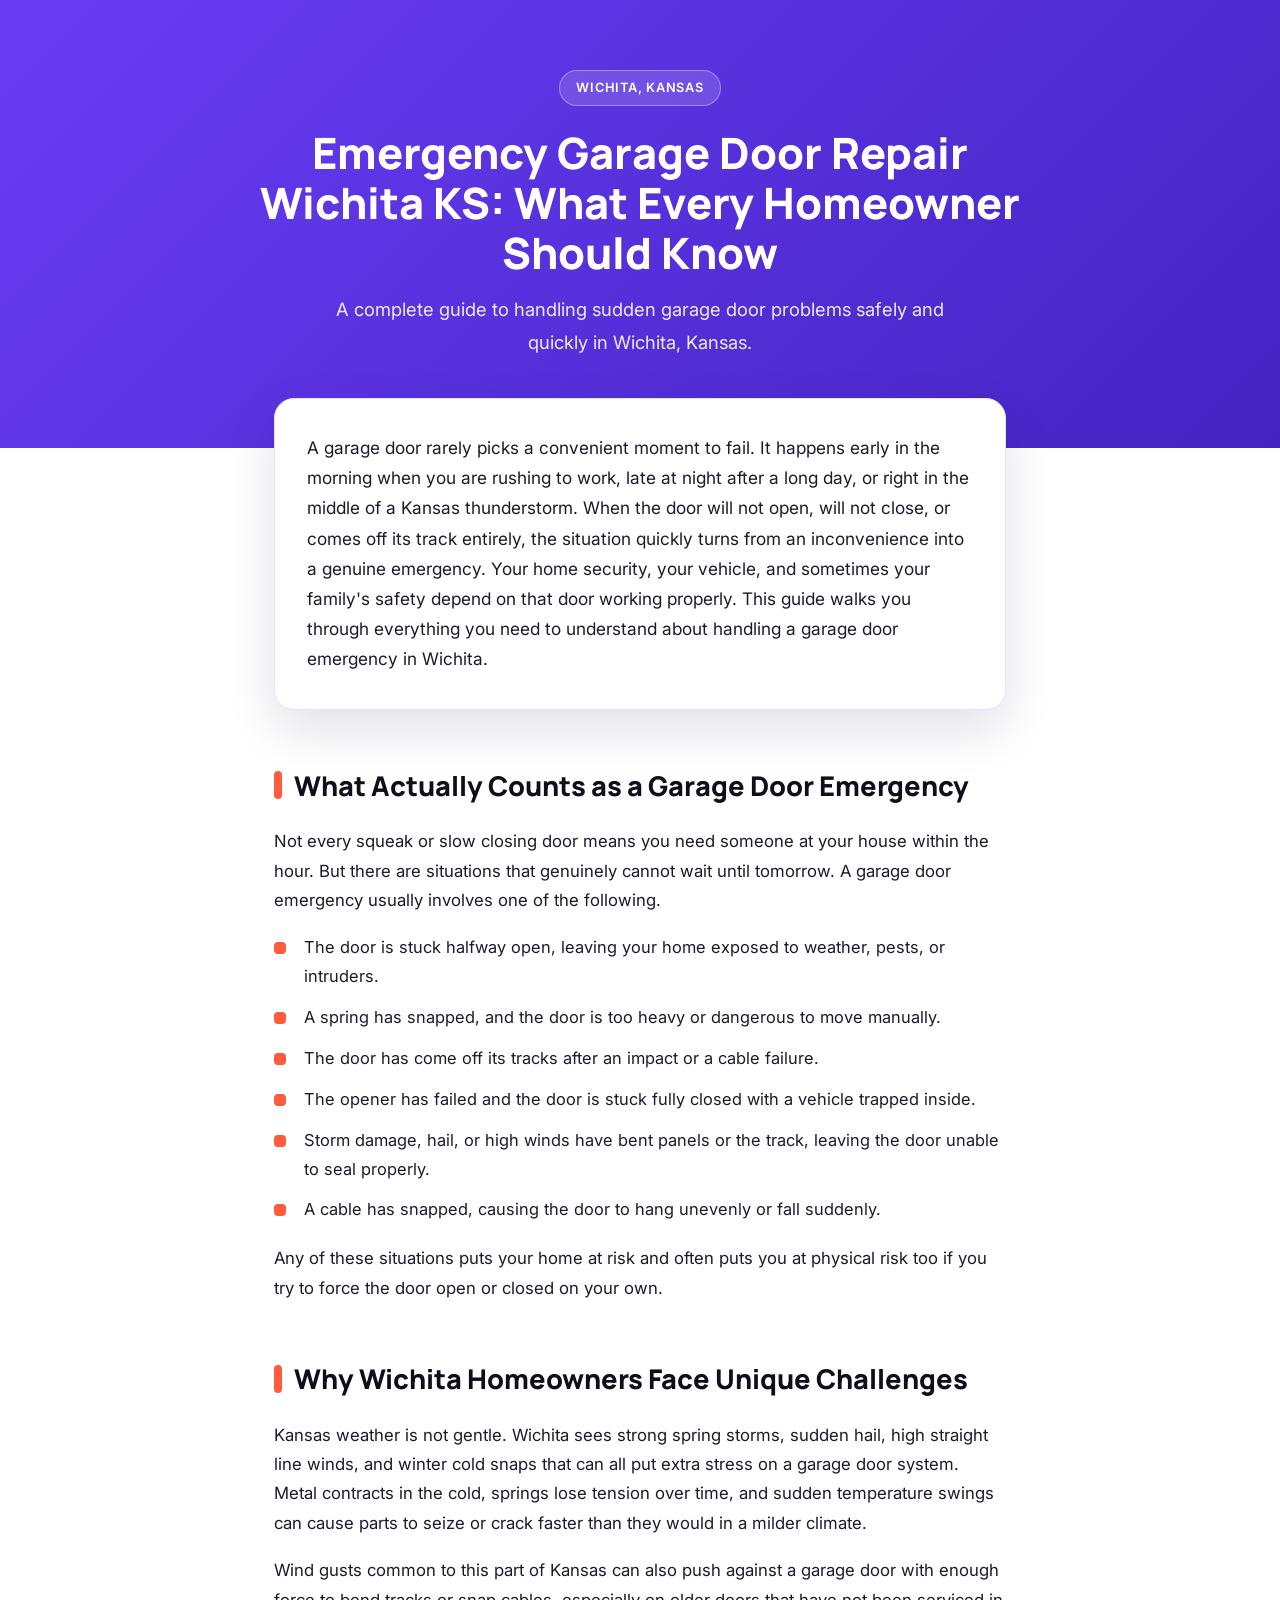
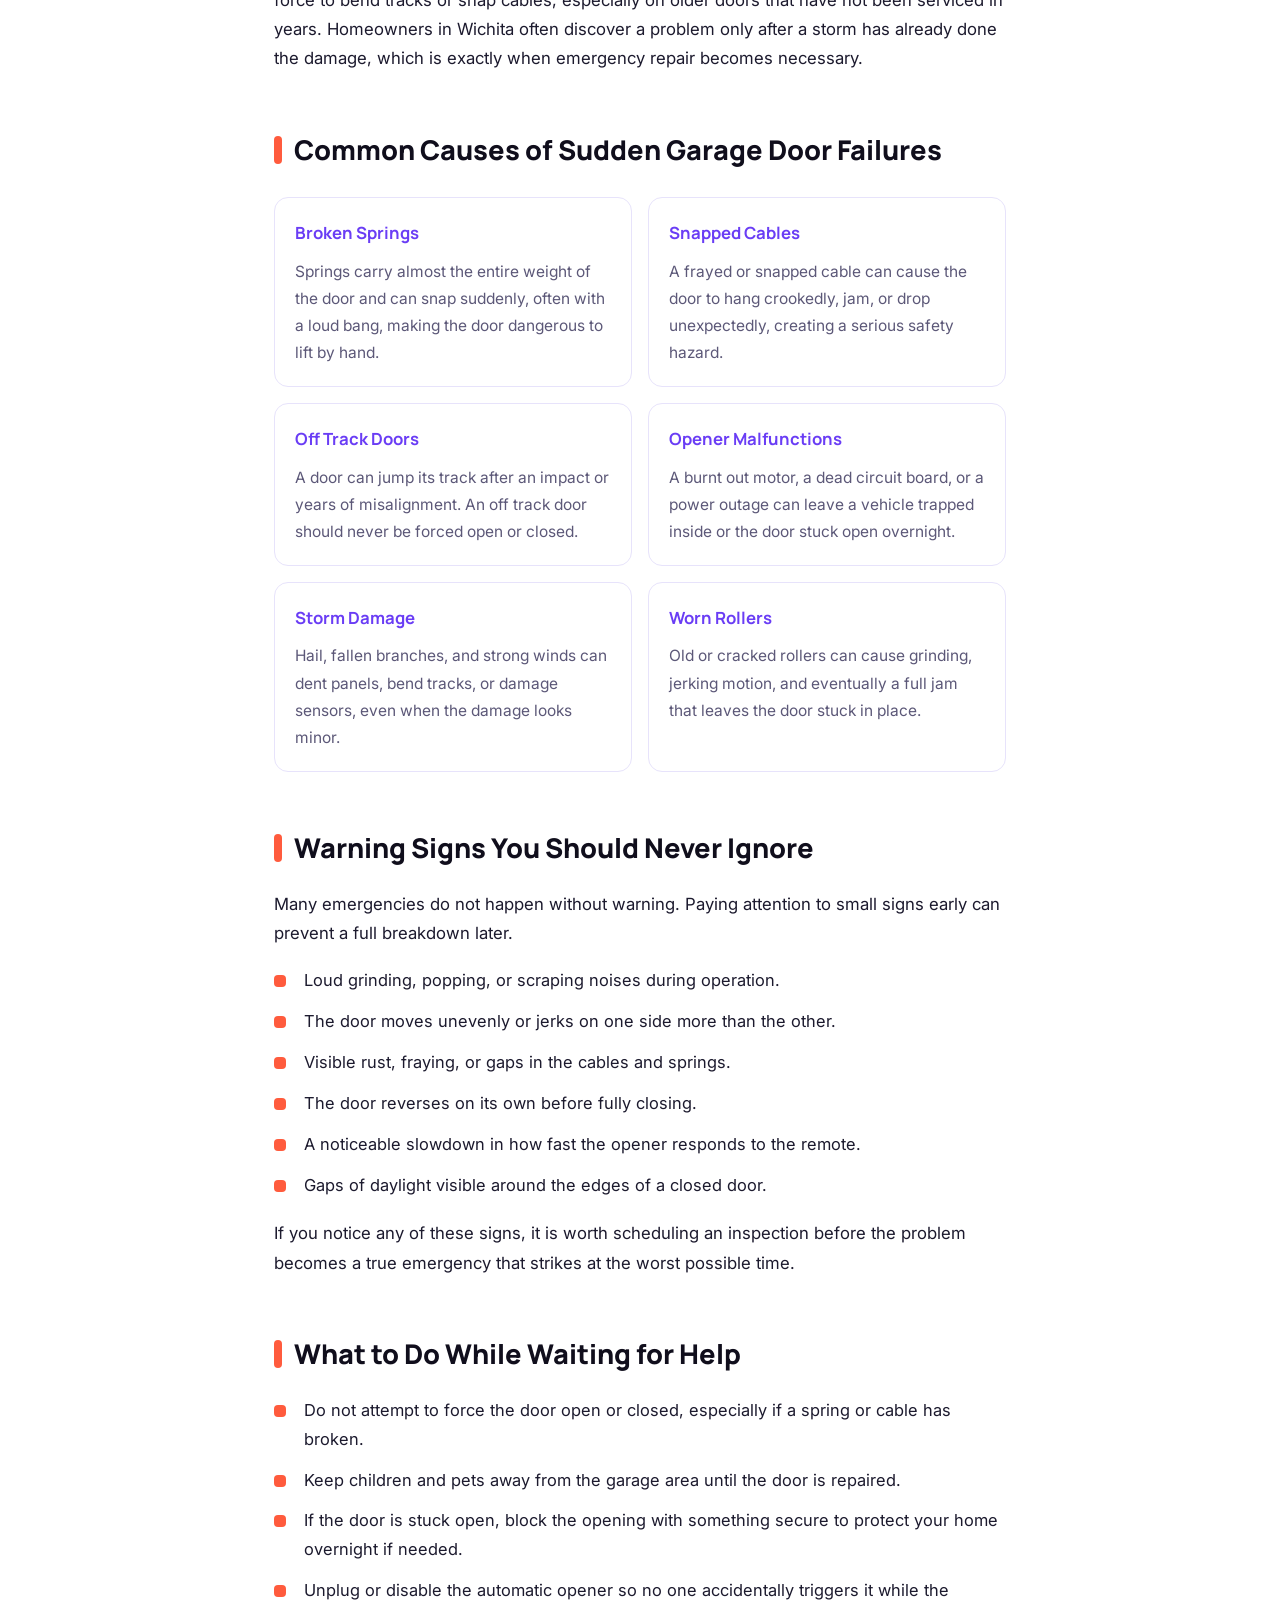
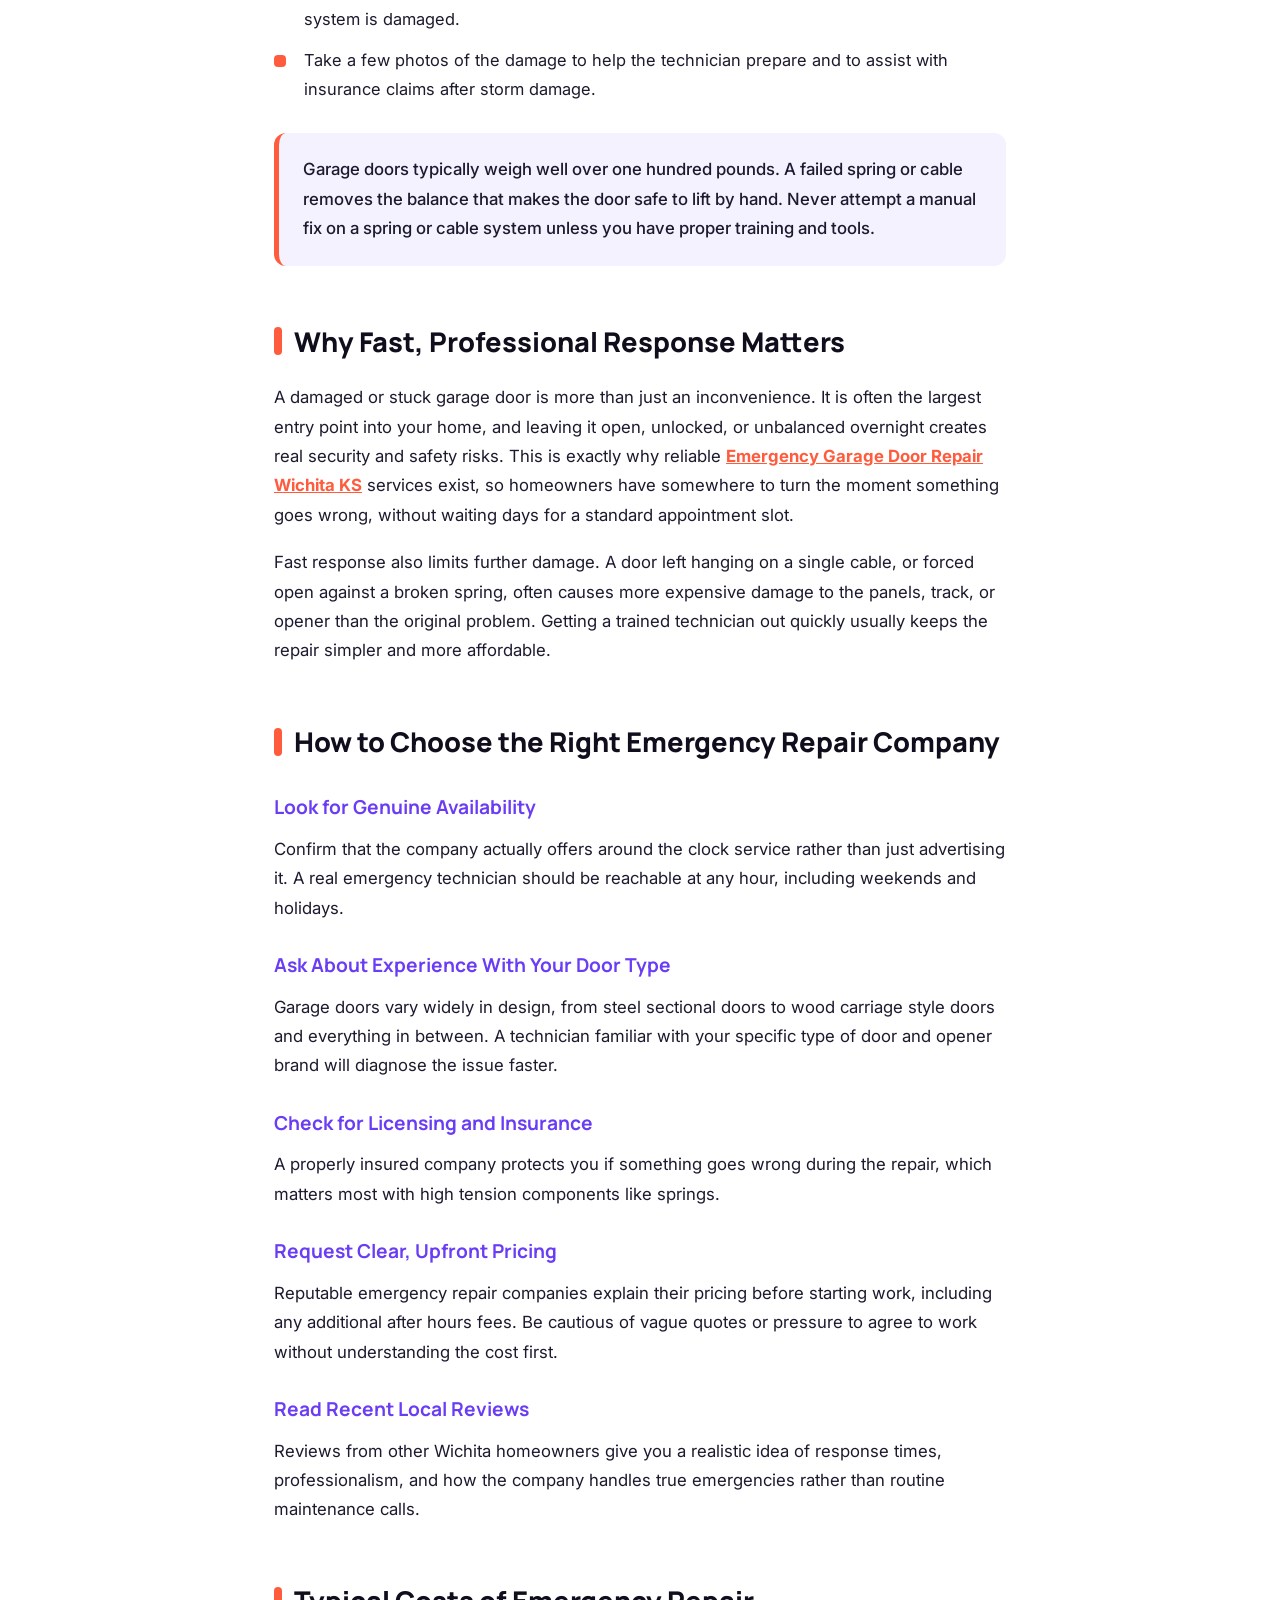
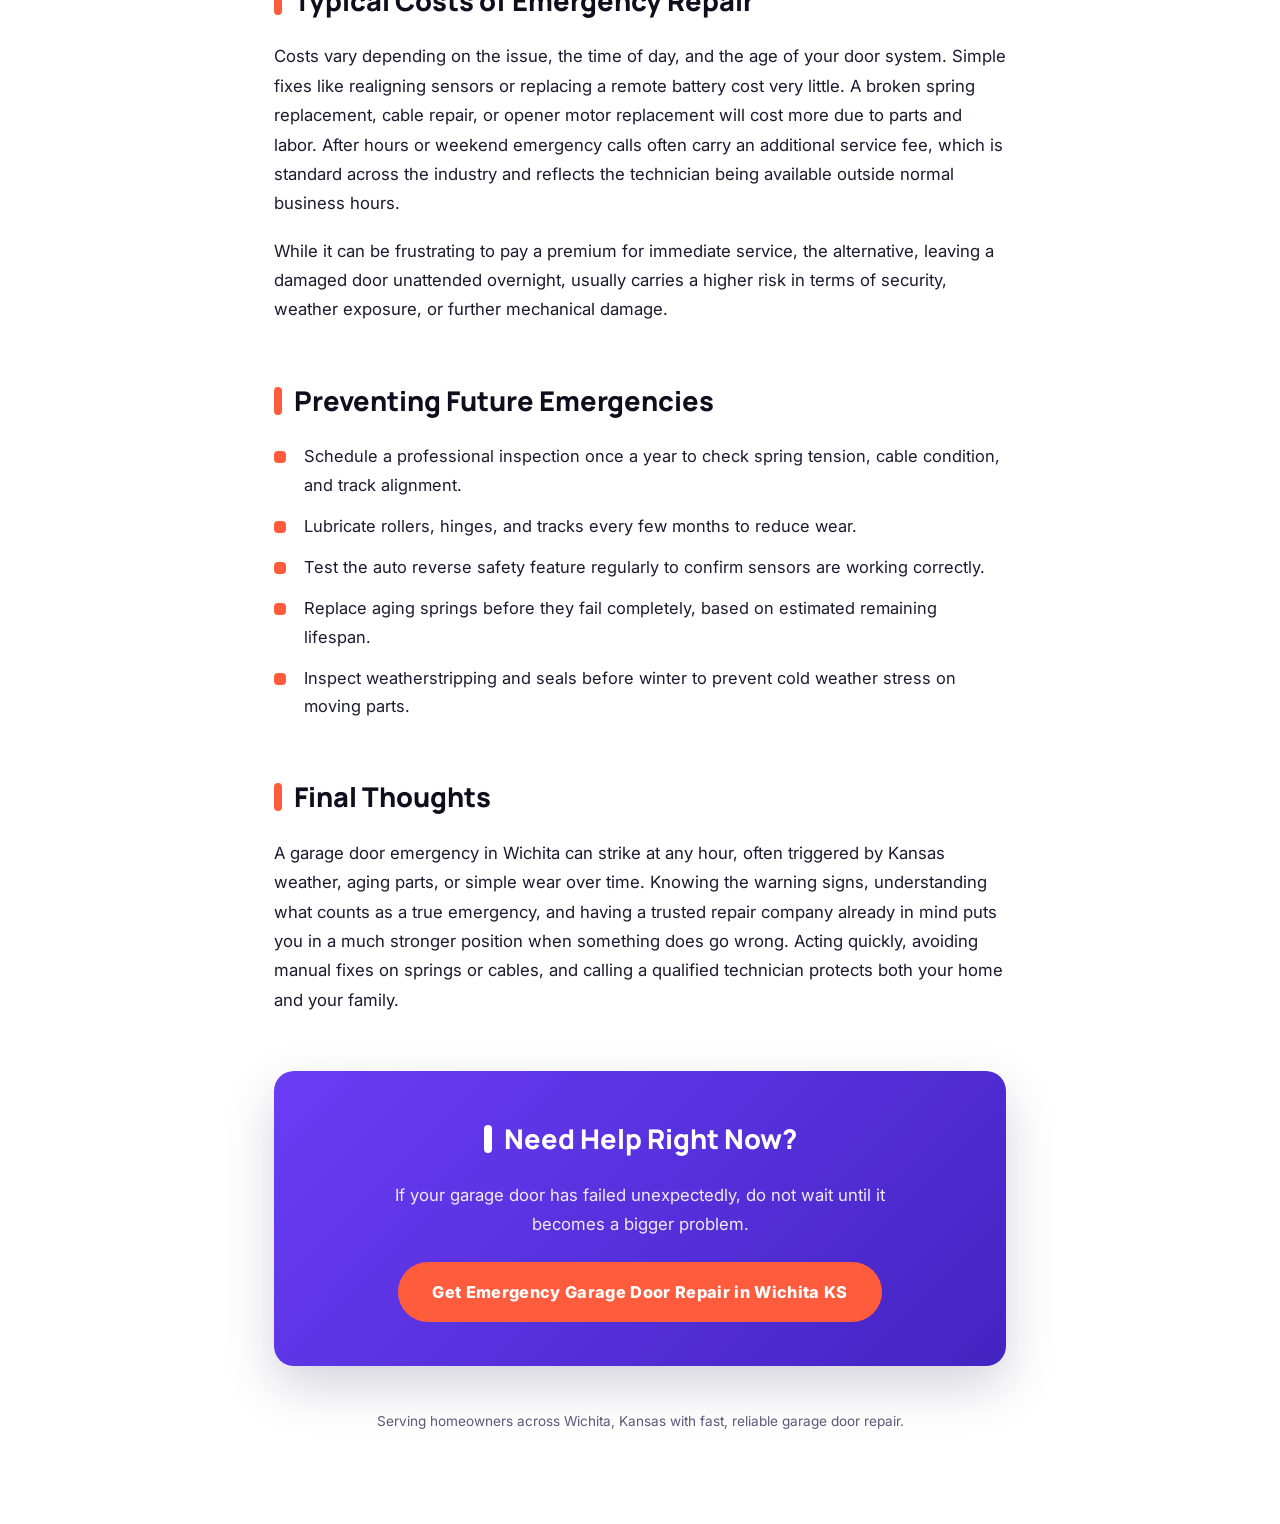
<file: index.html>
<!DOCTYPE html>
<html lang="en">
<head>
<meta charset="UTF-8">
<meta name="viewport" content="width=device-width, initial-scale=1, viewport-fit=cover">
<title>Emergency Garage Door Repair Wichita KS</title>
<link rel="preconnect" href="https://fonts.googleapis.com">
<link rel="preconnect" href="https://fonts.gstatic.com" crossorigin>
<link href="https://fonts.googleapis.com/css2?family=Manrope:wght@400;500;700;800&family=Inter:wght@400;500;600&display=swap" rel="stylesheet">
<link rel="stylesheet" href="style.css">
</head>
<body>

  <div class="hero">
    <span class="tag">Wichita, Kansas</span>
    <h1>Emergency Garage Door Repair Wichita KS: What Every Homeowner Should Know</h1>
    <p>A complete guide to handling sudden garage door problems safely and quickly in Wichita, Kansas.</p>
  </div>

  <div class="wrap">

    <div class="intro-card">
      <p>A garage door rarely picks a convenient moment to fail. It happens early in the morning when you are rushing to work, late at night after a long day, or right in the middle of a Kansas thunderstorm. When the door will not open, will not close, or comes off its track entirely, the situation quickly turns from an inconvenience into a genuine emergency. Your home security, your vehicle, and sometimes your family's safety depend on that door working properly. This guide walks you through everything you need to understand about handling a garage door emergency in Wichita.</p>
    </div>

    <h2>What Actually Counts as a Garage Door Emergency</h2>
    <p>Not every squeak or slow closing door means you need someone at your house within the hour. But there are situations that genuinely cannot wait until tomorrow. A garage door emergency usually involves one of the following.</p>
    <ul>
      <li>The door is stuck halfway open, leaving your home exposed to weather, pests, or intruders.</li>
      <li>A spring has snapped, and the door is too heavy or dangerous to move manually.</li>
      <li>The door has come off its tracks after an impact or a cable failure.</li>
      <li>The opener has failed and the door is stuck fully closed with a vehicle trapped inside.</li>
      <li>Storm damage, hail, or high winds have bent panels or the track, leaving the door unable to seal properly.</li>
      <li>A cable has snapped, causing the door to hang unevenly or fall suddenly.</li>
    </ul>
    <p>Any of these situations puts your home at risk and often puts you at physical risk too if you try to force the door open or closed on your own.</p>

    <h2>Why Wichita Homeowners Face Unique Challenges</h2>
    <p>Kansas weather is not gentle. Wichita sees strong spring storms, sudden hail, high straight line winds, and winter cold snaps that can all put extra stress on a garage door system. Metal contracts in the cold, springs lose tension over time, and sudden temperature swings can cause parts to seize or crack faster than they would in a milder climate.</p>
    <p>Wind gusts common to this part of Kansas can also push against a garage door with enough force to bend tracks or snap cables, especially on older doors that have not been serviced in years. Homeowners in Wichita often discover a problem only after a storm has already done the damage, which is exactly when emergency repair becomes necessary.</p>

    <h2>Common Causes of Sudden Garage Door Failures</h2>

    <div class="grid">
      <div class="grid-card">
        <h3>Broken Springs</h3>
        <p>Springs carry almost the entire weight of the door and can snap suddenly, often with a loud bang, making the door dangerous to lift by hand.</p>
      </div>
      <div class="grid-card">
        <h3>Snapped Cables</h3>
        <p>A frayed or snapped cable can cause the door to hang crookedly, jam, or drop unexpectedly, creating a serious safety hazard.</p>
      </div>
      <div class="grid-card">
        <h3>Off Track Doors</h3>
        <p>A door can jump its track after an impact or years of misalignment. An off track door should never be forced open or closed.</p>
      </div>
      <div class="grid-card">
        <h3>Opener Malfunctions</h3>
        <p>A burnt out motor, a dead circuit board, or a power outage can leave a vehicle trapped inside or the door stuck open overnight.</p>
      </div>
      <div class="grid-card">
        <h3>Storm Damage</h3>
        <p>Hail, fallen branches, and strong winds can dent panels, bend tracks, or damage sensors, even when the damage looks minor.</p>
      </div>
      <div class="grid-card">
        <h3>Worn Rollers</h3>
        <p>Old or cracked rollers can cause grinding, jerking motion, and eventually a full jam that leaves the door stuck in place.</p>
      </div>
    </div>

    <h2>Warning Signs You Should Never Ignore</h2>
    <p>Many emergencies do not happen without warning. Paying attention to small signs early can prevent a full breakdown later.</p>
    <ul>
      <li>Loud grinding, popping, or scraping noises during operation.</li>
      <li>The door moves unevenly or jerks on one side more than the other.</li>
      <li>Visible rust, fraying, or gaps in the cables and springs.</li>
      <li>The door reverses on its own before fully closing.</li>
      <li>A noticeable slowdown in how fast the opener responds to the remote.</li>
      <li>Gaps of daylight visible around the edges of a closed door.</li>
    </ul>
    <p>If you notice any of these signs, it is worth scheduling an inspection before the problem becomes a true emergency that strikes at the worst possible time.</p>

    <h2>What to Do While Waiting for Help</h2>
    <ul>
      <li>Do not attempt to force the door open or closed, especially if a spring or cable has broken.</li>
      <li>Keep children and pets away from the garage area until the door is repaired.</li>
      <li>If the door is stuck open, block the opening with something secure to protect your home overnight if needed.</li>
      <li>Unplug or disable the automatic opener so no one accidentally triggers it while the system is damaged.</li>
      <li>Take a few photos of the damage to help the technician prepare and to assist with insurance claims after storm damage.</li>
    </ul>

    <div class="callout">
      <p>Garage doors typically weigh well over one hundred pounds. A failed spring or cable removes the balance that makes the door safe to lift by hand. Never attempt a manual fix on a spring or cable system unless you have proper training and tools.</p>
    </div>

    <h2>Why Fast, Professional Response Matters</h2>
    <p>A damaged or stuck garage door is more than just an inconvenience. It is often the largest entry point into your home, and leaving it open, unlocked, or unbalanced overnight creates real security and safety risks. This is exactly why reliable <a href="https://wichitagaragedoorexperts.com/">Emergency Garage Door Repair Wichita KS</a> services exist, so homeowners have somewhere to turn the moment something goes wrong, without waiting days for a standard appointment slot.</p>
    <p>Fast response also limits further damage. A door left hanging on a single cable, or forced open against a broken spring, often causes more expensive damage to the panels, track, or opener than the original problem. Getting a trained technician out quickly usually keeps the repair simpler and more affordable.</p>

    <h2>How to Choose the Right Emergency Repair Company</h2>

    <h3>Look for Genuine Availability</h3>
    <p>Confirm that the company actually offers around the clock service rather than just advertising it. A real emergency technician should be reachable at any hour, including weekends and holidays.</p>

    <h3>Ask About Experience With Your Door Type</h3>
    <p>Garage doors vary widely in design, from steel sectional doors to wood carriage style doors and everything in between. A technician familiar with your specific type of door and opener brand will diagnose the issue faster.</p>

    <h3>Check for Licensing and Insurance</h3>
    <p>A properly insured company protects you if something goes wrong during the repair, which matters most with high tension components like springs.</p>

    <h3>Request Clear, Upfront Pricing</h3>
    <p>Reputable emergency repair companies explain their pricing before starting work, including any additional after hours fees. Be cautious of vague quotes or pressure to agree to work without understanding the cost first.</p>

    <h3>Read Recent Local Reviews</h3>
    <p>Reviews from other Wichita homeowners give you a realistic idea of response times, professionalism, and how the company handles true emergencies rather than routine maintenance calls.</p>

    <h2>Typical Costs of Emergency Repair</h2>
    <p>Costs vary depending on the issue, the time of day, and the age of your door system. Simple fixes like realigning sensors or replacing a remote battery cost very little. A broken spring replacement, cable repair, or opener motor replacement will cost more due to parts and labor. After hours or weekend emergency calls often carry an additional service fee, which is standard across the industry and reflects the technician being available outside normal business hours.</p>
    <p>While it can be frustrating to pay a premium for immediate service, the alternative, leaving a damaged door unattended overnight, usually carries a higher risk in terms of security, weather exposure, or further mechanical damage.</p>

    <h2>Preventing Future Emergencies</h2>
    <ul>
      <li>Schedule a professional inspection once a year to check spring tension, cable condition, and track alignment.</li>
      <li>Lubricate rollers, hinges, and tracks every few months to reduce wear.</li>
      <li>Test the auto reverse safety feature regularly to confirm sensors are working correctly.</li>
      <li>Replace aging springs before they fail completely, based on estimated remaining lifespan.</li>
      <li>Inspect weatherstripping and seals before winter to prevent cold weather stress on moving parts.</li>
    </ul>

    <h2>Final Thoughts</h2>
    <p>A garage door emergency in Wichita can strike at any hour, often triggered by Kansas weather, aging parts, or simple wear over time. Knowing the warning signs, understanding what counts as a true emergency, and having a trusted repair company already in mind puts you in a much stronger position when something does go wrong. Acting quickly, avoiding manual fixes on springs or cables, and calling a qualified technician protects both your home and your family.</p>

    <div class="cta">
      <h2>Need Help Right Now?</h2>
      <p>If your garage door has failed unexpectedly, do not wait until it becomes a bigger problem.</p>
      <a class="button" href="https://wichitagaragedoorexperts.com/">Get Emergency Garage Door Repair in Wichita KS</a>
    </div>

    <footer>
      Serving homeowners across Wichita, Kansas with fast, reliable garage door repair.
    </footer>

  </div>
</body>
</html>
</file>
<file: style.css>
:root {
    --bg: #ffffff;
    --surface: #f4f2ff;
    --card: #ffffff;
    --text: #1c1a2e;
    --muted: #5c5878;
    --heading: #100e1c;
    --accent: #6a3df5;
    --accent-2: #ff5b3d;
    --border: #e7e3fb;
  }
  @media (prefers-color-scheme: dark) {
    :root:not([data-theme="light"]) {
      --bg: #0f0d1a;
      --surface: #17142b;
      --card: #1b1832;
      --text: #e9e7f5;
      --muted: #a9a5c9;
      --heading: #ffffff;
      --accent: #9b7dff;
      --accent-2: #ff8163;
      --border: #2a2647;
    }
  }
  :root[data-theme="dark"] {
    --bg: #0f0d1a;
    --surface: #17142b;
    --card: #1b1832;
    --text: #e9e7f5;
    --muted: #a9a5c9;
    --heading: #ffffff;
    --accent: #9b7dff;
    --accent-2: #ff8163;
    --border: #2a2647;
  }
  * { box-sizing: border-box; }
  html { scroll-padding-top: env(safe-area-inset-top, 0px); }
  body {
    margin: 0;
    background: var(--bg);
    color: var(--text);
    font-family: 'Inter', Arial, sans-serif;
    line-height: 1.75;
    padding-top: env(safe-area-inset-top, 0px);
    padding-bottom: env(safe-area-inset-bottom, 0px);
  }
  .hero {
    background: linear-gradient(135deg, var(--accent) 0%, #4324c2 100%);
    color: #ffffff;
    padding: 70px 24px 90px;
    text-align: center;
  }
  .hero .tag {
    display: inline-block;
    background: rgba(255,255,255,0.15);
    border: 1px solid rgba(255,255,255,0.35);
    padding: 6px 16px;
    border-radius: 999px;
    font-size: 0.8rem;
    letter-spacing: 0.06em;
    text-transform: uppercase;
    margin-bottom: 22px;
    font-weight: 600;
  }
  .hero h1 {
    font-family: 'Manrope', Arial, sans-serif;
    font-size: 2.7rem;
    font-weight: 800;
    line-height: 1.15;
    margin: 0 0 16px;
    max-width: 760px;
    margin-left: auto;
    margin-right: auto;
  }
  .hero p {
    font-size: 1.15rem;
    color: rgba(255,255,255,0.9);
    max-width: 620px;
    margin: 0 auto;
  }
  .wrap {
    max-width: 780px;
    margin: -50px auto 0;
    padding: 0 24px 90px;
    position: relative;
  }
  .intro-card {
    background: var(--card);
    border: 1px solid var(--border);
    border-radius: 20px;
    padding: 34px 32px;
    box-shadow: 0 20px 50px rgba(20,10,60,0.12);
    margin-bottom: 20px;
  }
  .intro-card p {
    font-size: 1.08rem;
    margin: 0;
  }
  h2 {
    font-family: 'Manrope', Arial, sans-serif;
    font-size: 1.7rem;
    font-weight: 800;
    color: var(--heading);
    margin: 52px 0 18px;
    display: flex;
    align-items: center;
    gap: 12px;
  }
  h2::before {
    content: "";
    width: 8px;
    height: 28px;
    background: var(--accent-2);
    border-radius: 4px;
    flex-shrink: 0;
  }
  h3 {
    font-family: 'Manrope', Arial, sans-serif;
    font-size: 1.2rem;
    font-weight: 700;
    color: var(--accent);
    margin: 26px 0 10px;
  }
  p {
    font-size: 1.05rem;
    margin: 0 0 18px;
    color: var(--text);
  }
  ul {
    margin: 0 0 20px;
    padding-left: 0;
    list-style: none;
  }
  li {
    margin-bottom: 12px;
    font-size: 1.03rem;
    padding-left: 30px;
    position: relative;
  }
  li::before {
    content: "";
    position: absolute;
    left: 0;
    top: 9px;
    width: 12px;
    height: 12px;
    border-radius: 4px;
    background: var(--accent-2);
  }
  a {
    color: var(--accent-2);
    text-decoration: underline;
    font-weight: 700;
  }
  .callout {
    background: var(--surface);
    border-left: 5px solid var(--accent-2);
    border-radius: 12px;
    padding: 22px 24px;
    margin: 30px 0;
  }
  .callout p {
    margin: 0;
    font-weight: 500;
  }
  .grid {
    display: grid;
    grid-template-columns: 1fr 1fr;
    gap: 16px;
    margin: 24px 0 30px;
  }
  @media (max-width: 600px) {
    .grid { grid-template-columns: 1fr; }
    .hero h1 { font-size: 2.1rem; }
  }
  .grid-card {
    background: var(--card);
    border: 1px solid var(--border);
    border-radius: 14px;
    padding: 20px;
  }
  .grid-card h3 {
    margin-top: 0;
    font-size: 1.05rem;
  }
  .grid-card p {
    font-size: 0.97rem;
    margin: 0;
    color: var(--muted);
  }
  .cta {
    text-align: center;
    background: linear-gradient(135deg, var(--accent) 0%, #4324c2 100%);
    color: #ffffff;
    border-radius: 20px;
    padding: 44px 28px;
    margin-top: 56px;
    box-shadow: 0 20px 50px rgba(20,10,60,0.18);
  }
  .cta h2 {
    color: #ffffff;
    justify-content: center;
    margin-top: 0;
  }
  .cta h2::before {
    background: #ffffff;
  }
  .cta p {
    color: rgba(255,255,255,0.9);
    max-width: 520px;
    margin: 0 auto 22px;
  }
  .cta a.button {
    display: inline-block;
    padding: 16px 34px;
    background: var(--accent-2);
    color: #ffffff;
    border-radius: 999px;
    text-decoration: none;
    font-weight: 800;
    font-size: 1.02rem;
    letter-spacing: 0.02em;
  }
  footer {
    text-align: center;
    color: var(--muted);
    font-size: 0.85rem;
    margin-top: 44px;
  }
</file>
